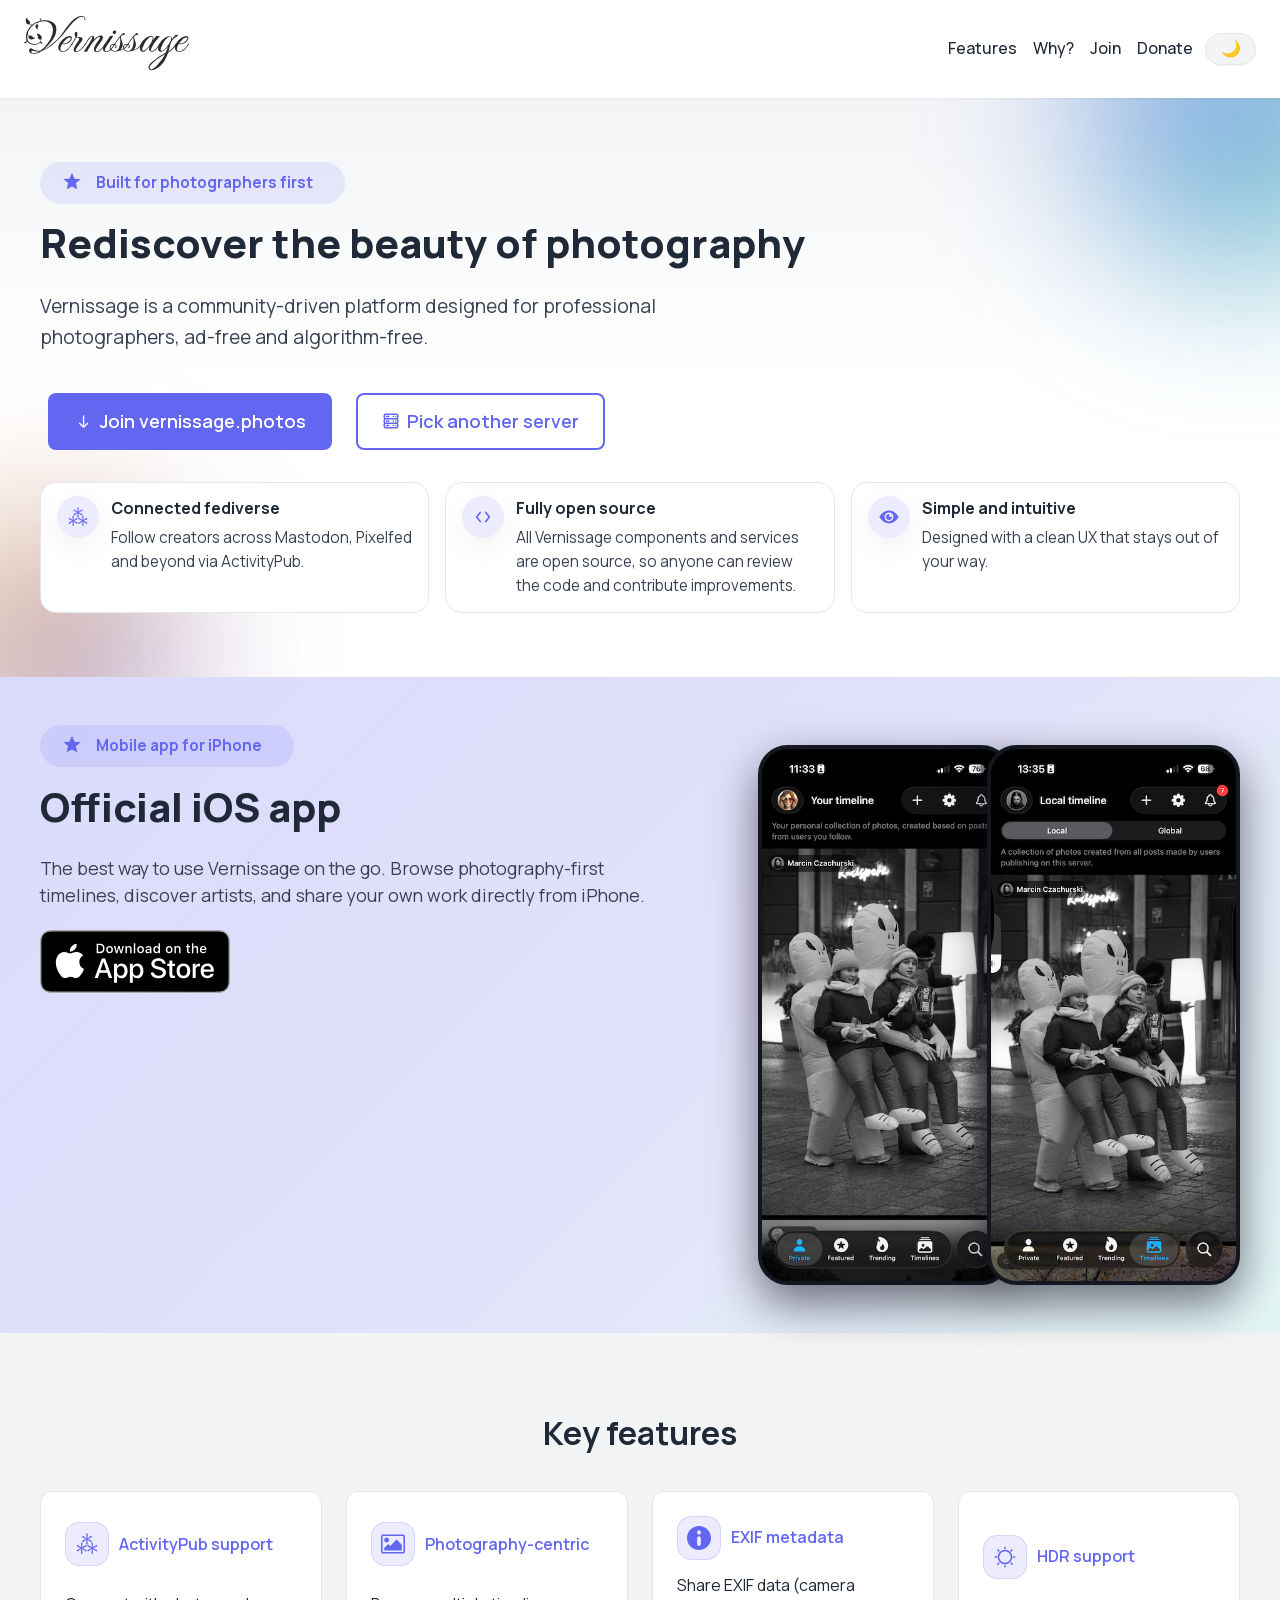
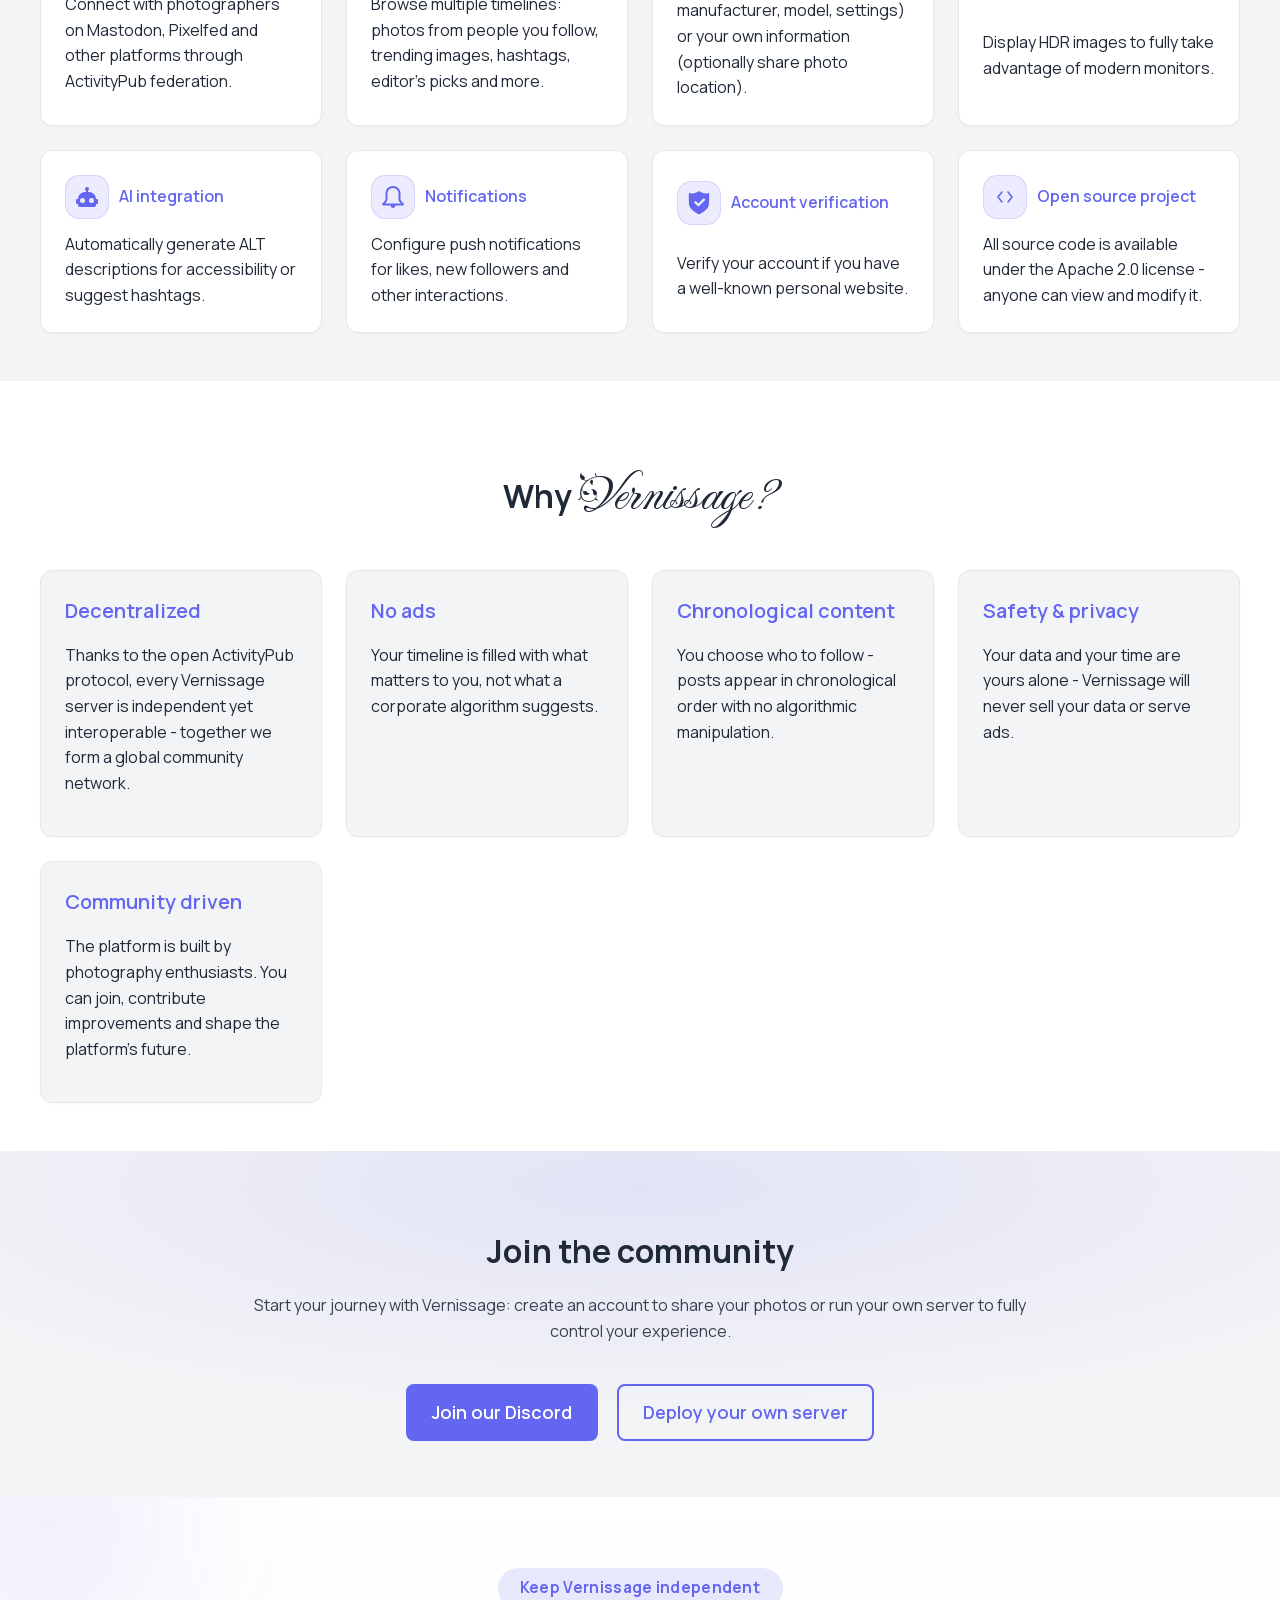
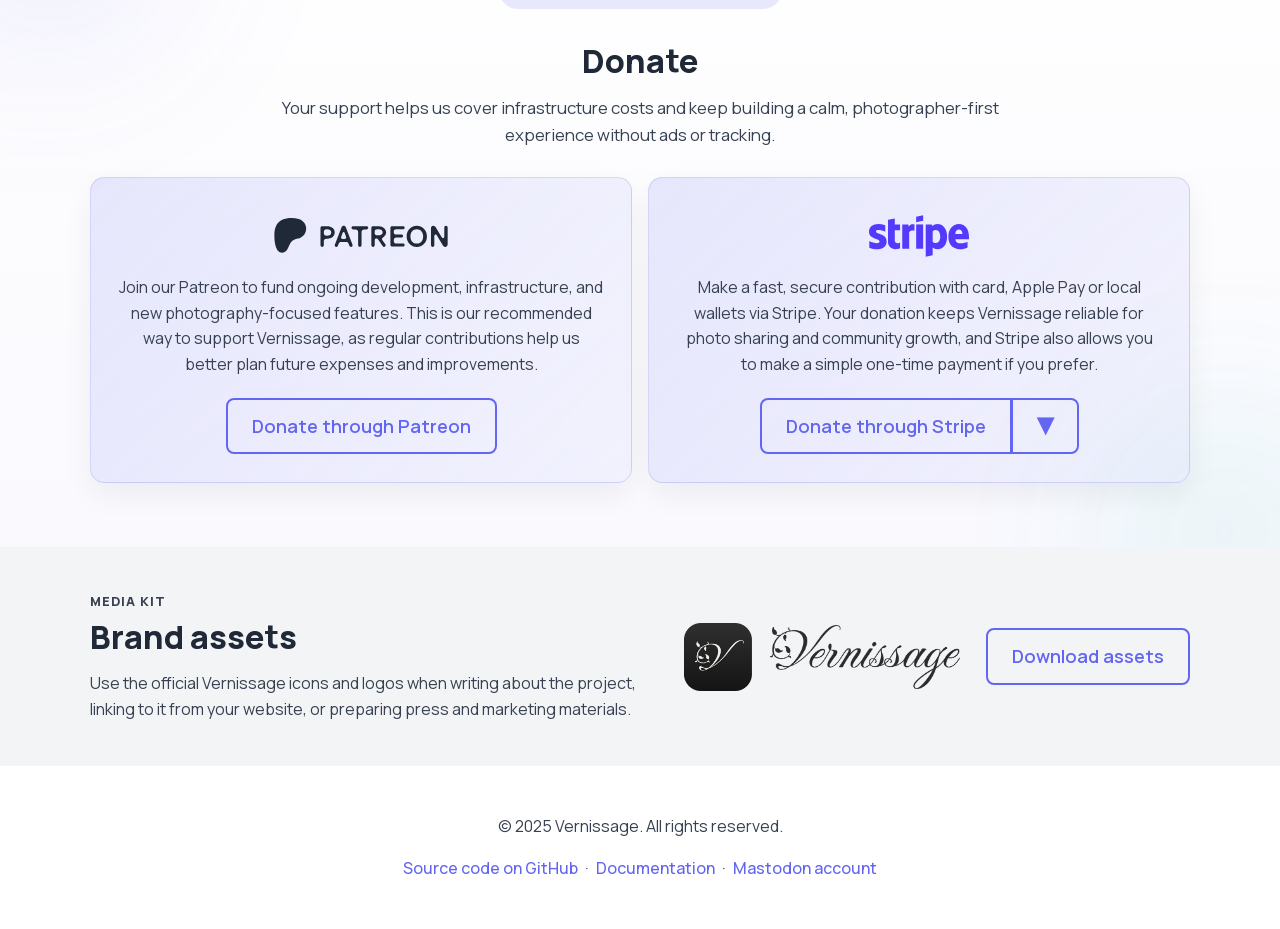
<file: index.html>
<!DOCTYPE html>
<html lang="en">
<head>
    <meta charset="UTF-8">
    <meta name="viewport" content="width=device-width, initial-scale=1.0">
    <title>Vernissage - Rediscover the beauty of photography</title>
    <link rel="stylesheet" href="style.css?v=gbirjkl4">
    <script defer src="script.js?v=gbirjkl4"></script>
    <link href="https://mastodon.social/@vernissage" rel="me">
    <meta property="og:type" content="website">
    <meta property="og:title" content="Vernissage - Rediscover the beauty of photography">
    <meta property="og:description" content="Vernissage is a photography-first social platform for sharing your work in high quality, discovering new artists, and building a thoughtful visual community.">
    <meta property="description" content="Vernissage is a photography-first social platform for sharing your work in high quality, discovering new artists, and building a thoughtful visual community.">
    <meta property="og:logo" content="https://joinvernissage.org/images/icon-192x192.png">
    <meta property="og:image" content="https://joinvernissage.org/images/vernissage_image.png">
    <meta property="og:image:width" content="1024">
    <meta property="og:image:height" content="1024">
    <meta property="og:url" content="https://joinvernissage.org/" />
    <meta property="twitter:card" content="summary_large_image">
</head>
<body>
    <header class="site-header">
        <nav class="navbar">
            <div class="logo">
                <a href="index.html">
                    <img id="site-logo" src="logo-light.svg" data-light="logo-light.svg" data-dark="logo-dark.svg" alt="Vernissage logo">
                </a>
            </div>
            <div class="nav-actions">
                <ul class="nav-links">
                    <li><a href="#features">Features</a></li>
                    <li><a href="#why">Why?</a></li>
                    <li><a href="#join">Join</a></li>
                    <li><a href="#donate">Donate</a></li>
                </ul>
                <button id="theme-toggle" class="theme-toggle" aria-label="Toggle color mode">
                    <span class="theme-toggle-icon" aria-hidden="true">🌙</span>
                </button>
            </div>
        </nav>
    </header>
    <main>
        <section class="hero">
            <div class="hero-inner">
                <div class="hero-copy">
                    <div class="eyebrow">
                        <span class="small" aria-hidden="true">
                            <svg viewBox="0 0 24 24" role="presentation">
                                <path d="M12 3.5 13.9 8l4.6.35-3.6 3 1.1 4.55L12 13.9l-3.95 1.95L9.1 11.3l-3.6-3L10.1 8 12 3.5Z" fill="currentColor"></path>
                            </svg>
                        </span>
                        Built for photographers first
                    </div>
                    <h1>Rediscover the beauty of photography</h1>
                    <p class="subtitle">
                        Vernissage is a community-driven platform designed for professional photographers, ad-free and algorithm-free.</p>
                    <div class="hero-actions">
                        <a href="https://vernissage.photos/register" target="_blank" class="btn large primary">
                            <span class="btn-icon" aria-hidden="true">
                                <svg viewBox="0 0 24 24" role="presentation">
                                    <path d="M12 5v14m0 0 5-5m-5 5-5-5" fill="none" stroke="currentColor" stroke-width="1.6" stroke-linecap="round" stroke-linejoin="round"></path>
                                </svg>
                            </span>
                            Join vernissage.photos
                        </a>
                        <a href="servers.html" class="btn large secondary">
                            <span class="btn-icon" aria-hidden="true">
                                <svg style="width: 1em; height: 1em;vertical-align: middle;fill: currentColor;overflow: hidden;" viewBox="0 0 1024 1024" version="1.1" xmlns="http://www.w3.org/2000/svg">
                                    <path d="M640 725.333333a42.666667 42.666667 0 1 0 42.666667 42.666667 42.666667 42.666667 0 0 0-42.666667-42.666667z m-256 0H256a42.666667 42.666667 0 0 0 0 85.333334h128a42.666667 42.666667 0 0 0 0-85.333334z m384 0a42.666667 42.666667 0 1 0 42.666667 42.666667 42.666667 42.666667 0 0 0-42.666667-42.666667z m-128-256a42.666667 42.666667 0 1 0 42.666667 42.666667 42.666667 42.666667 0 0 0-42.666667-42.666667z m-256 0H256a42.666667 42.666667 0 0 0 0 85.333334h128a42.666667 42.666667 0 0 0 0-85.333334z m384-256a42.666667 42.666667 0 1 0 42.666667 42.666667 42.666667 42.666667 0 0 0-42.666667-42.666667z m0 256a42.666667 42.666667 0 1 0 42.666667 42.666667 42.666667 42.666667 0 0 0-42.666667-42.666667z m170.666667-256a128 128 0 0 0-128-128H213.333333a128 128 0 0 0-128 128v85.333334a128 128 0 0 0 33.28 85.333333A128 128 0 0 0 85.333333 469.333333v85.333334a128 128 0 0 0 33.28 85.333333A128 128 0 0 0 85.333333 725.333333v85.333334a128 128 0 0 0 128 128h597.333334a128 128 0 0 0 128-128v-85.333334a128 128 0 0 0-33.28-85.333333 128 128 0 0 0 33.28-85.333333v-85.333334a128 128 0 0 0-33.28-85.333333A128 128 0 0 0 938.666667 298.666667z m-85.333334 597.333334a42.666667 42.666667 0 0 1-42.666666 42.666666H213.333333a42.666667 42.666667 0 0 1-42.666666-42.666666v-85.333334a42.666667 42.666667 0 0 1 42.666666-42.666666h597.333334a42.666667 42.666667 0 0 1 42.666666 42.666666z m0-256a42.666667 42.666667 0 0 1-42.666666 42.666666H213.333333a42.666667 42.666667 0 0 1-42.666666-42.666666v-85.333334a42.666667 42.666667 0 0 1 42.666666-42.666666h597.333334a42.666667 42.666667 0 0 1 42.666666 42.666666z m0-256a42.666667 42.666667 0 0 1-42.666666 42.666666H213.333333a42.666667 42.666667 0 0 1-42.666666-42.666666V213.333333a42.666667 42.666667 0 0 1 42.666666-42.666666h597.333334a42.666667 42.666667 0 0 1 42.666666 42.666666z m-213.333333-85.333334a42.666667 42.666667 0 1 0 42.666667 42.666667 42.666667 42.666667 0 0 0-42.666667-42.666667zM384 213.333333H256a42.666667 42.666667 0 0 0 0 85.333334h128a42.666667 42.666667 0 0 0 0-85.333334z"  />
                                </svg>
                            </span>
                            Pick another server
                        </a>
                    </div>
                    <div class="hero-highlights">
                        <div class="highlight">
                            <span class="icon-circle" aria-hidden="true">
                                <svg width="25.400002mm" height="25.39999mm" viewBox="0 0 25.400003 25.39999" version="1.1" id="svg1" xml:space="preserve" xmlns="http://www.w3.org/2000/svg" xmlns:svg="http://www.w3.org/2000/svg">
                                    <defs id="defs1" />
                                    <g fill="currentColor" id="layer1" transform="translate(-184.60577,-131.23333)"><g id="g79" transform="matrix(0.61537888,0,0,0.61537888,490.03082,20.980246)" style="stroke-width:1.62501">
                                        <path id="path112" style="-inkscape-font-specification:'Fungal @grow=542,TCHK=321';stroke-linecap:square;stroke-linejoin:round"
                                            d="m -476.94308,181.83669 v 1.05893 l 0.43499,6.90526 -5.7632,-3.82926 -0.91617,-0.52904 -1.26046,2.18251 0.91616,0.52904 6.1982,3.07601 -6.1982,3.07684 -0.91616,0.52904 1.26046,2.18251 0.91617,-0.52904 5.7632,-3.82926 -0.43499,6.9061 v 1.05809 h 2.52093 v -1.05809 l -0.43499,-6.9061 5.7632,3.82926 0.91617,0.52904 1.26046,-2.18251 -0.917,-0.52904 -6.1982,-3.07684 6.1982,-3.07601 0.917,-0.52904 -1.26046,-2.18251 -0.91617,0.52904 -5.7632,3.82926 0.43499,-6.90526 v -1.05893 z m -9.10625,15.77387 v 1.05808 l 0.43499,6.9061 -5.76404,-3.82926 -0.91617,-0.52988 -1.26046,2.18335 0.91701,0.52904 6.19819,3.07601 -6.19819,3.07684 -0.91701,0.52904 1.26046,2.18251 0.91617,-0.52904 5.76404,-3.82926 -0.43499,6.90526 v 1.05893 h 2.52009 v -1.05893 l -0.43499,-6.9061 5.76321,3.8301 0.917,0.52904 1.25963,-2.18251 -0.91617,-0.52904 -6.19819,-3.076 6.19819,-3.07685 0.91617,-0.52904 -1.25963,-2.18335 -0.917,0.52988 -5.76321,3.82926 0.43499,-6.9061 v -1.05808 z m 18.21334,0 v 1.05808 l 0.43499,6.9061 -5.7632,-3.82926 -0.91701,-0.52988 -1.25963,2.18335 0.91617,0.52904 6.19819,3.07601 -6.19819,3.07684 -0.91617,0.52904 1.25963,2.18251 0.91701,-0.52904 5.7632,-3.82926 -0.43499,6.90526 v 1.05893 h 2.52009 v -1.05893 l -0.43499,-6.9061 5.7632,3.8301 0.91701,0.52904 1.26046,-2.18251 -0.91701,-0.52904 -6.19819,-3.076 6.19819,-3.07685 0.91701,-0.52904 -1.26046,-2.18335 -0.91701,0.52988 -5.7632,3.82926 0.43499,-6.9061 v -1.05808 z" />
                                        </g>
                                    </g>
                                </svg>
                            </span>
                            <div>
                                <p class="highlight-title">Connected fediverse</p>
                                <p class="highlight-desc">Follow creators across Mastodon, Pixelfed and beyond via ActivityPub.</p>
                            </div>
                        </div>
                        <div class="highlight">
                            <span class="icon-circle" aria-hidden="true">
                                <svg viewBox="0 0 24 24" role="presentation">
                                    <path d="M9 7 5 12l4 5m6-10 4 5-4 5" fill="none" stroke="currentColor" stroke-width="1.8" stroke-linecap="round" stroke-linejoin="round"></path>
                                </svg>
                            </span>
                            <div>
                                <p class="highlight-title">Fully open source</p>
                                <p class="highlight-desc">All Vernissage components and services are open source, so anyone can review the code and contribute improvements.</p>
                            </div>
                        </div>
                        <div class="highlight">
                            <span class="icon-circle" aria-hidden="true">
                                <svg style="vertical-align: middle;fill: currentColor;overflow: hidden;" viewBox="0 0 1024 1024" version="1.1" xmlns="http://www.w3.org/2000/svg">
                                    <path d="M651.669528 512c0-14.5903-2.084475-28.290323-6.251378-41.395806-11.019984 24.423249-35.143405 41.395806-63.733557 41.395806l-7.440459-0.593518-5.957689 0.593518c-30.973432 0-56.285934-25.607214-56.285934-56.882522l0.297782-5.952572-0.297782-7.447623c0-28.290323 16.97665-52.709479 41.097-63.727417-13.104459-4.172019-26.802436-6.252401-41.097-6.252401-77.132728 0-139.67311 62.834071-139.67311 140.263557 0 77.428464 62.540382 139.971915 139.67311 139.971915S651.669528 589.428464 651.669528 512L651.669528 512zM958.70846 512c0 0-153.36904-297.80564-448.198905-297.80564-293.63669 0-445.219037 297.80564-445.219037 297.80564s164.385954 297.804616 447.306582 297.804616C805.038568 809.80564 958.70846 512 958.70846 512L958.70846 512zM304.725748 512c0-114.954125 92.619444-208.164017 207.27374-208.164017 114.657366 0 207.27067 93.209892 207.27067 208.164017 0 114.953102-92.613304 208.167087-207.27067 208.167087C397.345192 720.167087 304.725748 626.953102 304.725748 512L304.725748 512zM304.725748 512" />
                                </svg>
                            </span>
                            <div>
                                <p class="highlight-title">Simple and intuitive</p>
                                <p class="highlight-desc">Designed with a clean UX that stays out of your way.</p>
                            </div>
                        </div>
                    </div>
                </div>
            </div>
        </section>
        <section class="mobile-apps" aria-labelledby="mobile-apps-title">
            <div class="mobile-apps-inner">
                <div class="mobile-apps-top">
                    <div class="mobile-apps-top-inner">
                        <div class="mobile-apps-copy">
                            <div class="eyebrow mobile-apps-kicker">
                                <span class="small" aria-hidden="true">
                                    <svg viewBox="0 0 24 24" role="presentation">
                                        <path d="M12 3.5 13.9 8l4.6.35-3.6 3 1.1 4.55L12 13.9l-3.95 1.95L9.1 11.3l-3.6-3L10.1 8 12 3.5Z" fill="currentColor"></path>
                                    </svg>
                                </span>
                                Mobile app for iPhone
                            </div>
                            <h2 id="mobile-apps-title">Official iOS app</h2>
                            <p class="mobile-apps-desc">The best way to use Vernissage on the go. Browse photography-first timelines, discover artists, and share your own work directly from iPhone.</p>
                            <a class="appstore-link" href="https://apps.apple.com/us/app/vernissage-photos/id6759335335" target="_blank" rel="noopener noreferrer">
                                <img id="appstore-badge" src="images/appstore-black.svg" data-light="images/appstore-black.svg" data-dark="images/appstore-white.svg" alt="Download on the App Store">
                            </a>
                        </div>
                        <div class="mobile-apps-visual" aria-hidden="true">
                            <figure class="mobile-shot back">
                                <img id="mobile-app-shot-1" src="images/ios-01.png" alt="Vernissage iOS app screenshot">
                            </figure>
                            <figure class="mobile-shot front">
                                <img id="mobile-app-shot-2" src="images/ios-02.png" alt="Vernissage iOS app screenshot">
                            </figure>
                        </div>
                    </div>
                </div>
            </div>
        </section>
        <section id="features" class="features">
            <h2>Key features</h2>
            <div class="feature-grid">
                <div class="feature">
                    <div class="feature-icon" aria-hidden="true">
                        <svg width="25.400002mm" height="25.39999mm" viewBox="0 0 25.400003 25.39999" version="1.1" id="svg1" xml:space="preserve" xmlns="http://www.w3.org/2000/svg" xmlns:svg="http://www.w3.org/2000/svg">
                            <defs id="defs1" />
                            <g fill="currentColor" id="layer1" transform="translate(-184.60577,-131.23333)"><g id="g79" transform="matrix(0.61537888,0,0,0.61537888,490.03082,20.980246)" style="stroke-width:1.62501">
                                <path id="path112" style="-inkscape-font-specification:'Fungal @grow=542,TCHK=321';stroke-linecap:square;stroke-linejoin:round"
                                    d="m -476.94308,181.83669 v 1.05893 l 0.43499,6.90526 -5.7632,-3.82926 -0.91617,-0.52904 -1.26046,2.18251 0.91616,0.52904 6.1982,3.07601 -6.1982,3.07684 -0.91616,0.52904 1.26046,2.18251 0.91617,-0.52904 5.7632,-3.82926 -0.43499,6.9061 v 1.05809 h 2.52093 v -1.05809 l -0.43499,-6.9061 5.7632,3.82926 0.91617,0.52904 1.26046,-2.18251 -0.917,-0.52904 -6.1982,-3.07684 6.1982,-3.07601 0.917,-0.52904 -1.26046,-2.18251 -0.91617,0.52904 -5.7632,3.82926 0.43499,-6.90526 v -1.05893 z m -9.10625,15.77387 v 1.05808 l 0.43499,6.9061 -5.76404,-3.82926 -0.91617,-0.52988 -1.26046,2.18335 0.91701,0.52904 6.19819,3.07601 -6.19819,3.07684 -0.91701,0.52904 1.26046,2.18251 0.91617,-0.52904 5.76404,-3.82926 -0.43499,6.90526 v 1.05893 h 2.52009 v -1.05893 l -0.43499,-6.9061 5.76321,3.8301 0.917,0.52904 1.25963,-2.18251 -0.91617,-0.52904 -6.19819,-3.076 6.19819,-3.07685 0.91617,-0.52904 -1.25963,-2.18335 -0.917,0.52988 -5.76321,3.82926 0.43499,-6.9061 v -1.05808 z m 18.21334,0 v 1.05808 l 0.43499,6.9061 -5.7632,-3.82926 -0.91701,-0.52988 -1.25963,2.18335 0.91617,0.52904 6.19819,3.07601 -6.19819,3.07684 -0.91617,0.52904 1.25963,2.18251 0.91701,-0.52904 5.7632,-3.82926 -0.43499,6.90526 v 1.05893 h 2.52009 v -1.05893 l -0.43499,-6.9061 5.7632,3.8301 0.91701,0.52904 1.26046,-2.18251 -0.91701,-0.52904 -6.19819,-3.076 6.19819,-3.07685 0.91701,-0.52904 -1.26046,-2.18335 -0.91701,0.52988 -5.7632,3.82926 0.43499,-6.9061 v -1.05808 z" />
                                </g>
                            </g>
                        </svg>
                    </div>
                    <h3>ActivityPub support</h3>
                    <p>Connect with photographers on Mastodon, Pixelfed and other platforms through ActivityPub federation.</p>
                </div>
                <div class="feature">
                    <div class="feature-icon" aria-hidden="true">
                        <svg class="svg-icon" style="vertical-align: middle;fill: currentColor;overflow: hidden;" viewBox="0 0 1097 1024" version="1.1" xmlns="http://www.w3.org/2000/svg">
                            <path d="M365.714286 329.142857q0 45.714286-32 77.714286t-77.714286 32-77.714286-32-32-77.714286 32-77.714286 77.714286-32 77.714286 32 32 77.714286z m585.142857 219.428572v256H146.285714v-109.714286l182.857143-182.857143 91.428572 91.428571 292.571428-292.571428z m54.857143-402.285715H91.428571q-7.428571 0-12.857142 5.428572T73.142857 164.571429v694.857142q0 7.428571 5.428572 12.857143T91.428571 877.714286h914.285715q7.428571 0 12.857143-5.428572t5.428571-12.857143V164.571429q0-7.428571-5.428571-12.857143T1005.714286 146.285714z m91.428571 18.285715v694.857142q0 37.714286-26.857143 64.571429t-64.571428 26.857143H91.428571q-37.714286 0-64.571428-26.857143t-26.857143-64.571429V164.571429q0-37.714286 26.857143-64.571429t64.571428-26.857143h914.285715q37.714286 0 64.571428 26.857143t26.857143 64.571429z" />
                        </svg>
                    </div>
                    <h3>Photography-centric</h3>
                    <p>Browse multiple timelines: photos from people you follow, trending images, hashtags, editor's picks and more.</p>
                </div>
                <div class="feature">
                    <div class="feature-icon" aria-hidden="true">
                        <svg class="svg-icon" style="vertical-align: middle;fill: currentColor;overflow: hidden;" viewBox="0 0 1024 1024" version="1.1" xmlns="http://www.w3.org/2000/svg">
                            <path d="M512 1024c282.771 0 512-229.23 512-512s-229.23-512-512-512-512 229.23-512 512 229.23 512 512 512zM432 256c0-44.183 35.817-80 80-80s80 35.817 80 80v31.999c0 44.183-35.817 80-80 80s-80-35.817-80-80v-31.999zM431.999 512c0-44.183 35.817-80 80-80s80 35.817 80 80v256c0 44.183-35.817 80-80 80s-80-35.817-80-80v-256z" />
                        </svg>
                    </div>
                    <h3>EXIF metadata</h3>
                    <p>Share EXIF data (camera manufacturer, model, settings) or your own information (optionally share photo location).</p>
                </div>
                <div class="feature">
                    
                    <div class="feature-icon" aria-hidden="true">
                        <svg style="vertical-align: middle;fill: currentColor;overflow: hidden;" viewBox="0 0 1024 1024" version="1.1" xmlns="http://www.w3.org/2000/svg">
                            <path d="M512 824c-172.32 0-312-139.68-312-312S339.68 200 512 200s312 139.68 312 312-139.68 312-312 312z m0-64a248 248 0 1 0 0-496 248 248 0 0 0 0 496zM512 64a32 32 0 0 1 32 32v51.008a32 32 0 0 1-64 0V96a32 32 0 0 1 32-32z m0 784.992a32 32 0 0 1 32 32v51.008a32 32 0 0 1-64 0v-51.008a32 32 0 0 1 32-32z m325.952-11.04a32 32 0 0 1-45.248 0l-36.064-36.064a32 32 0 0 1 45.248-45.248l36.064 36.064a32 32 0 0 1 0 45.248zM269.952 272.96a32 32 0 0 1-45.248 0L188.64 236.896a31.968 31.968 0 1 1 45.248-45.248l36.064 36.064a32 32 0 0 1 0 45.248z m560.992-81.344a32 32 0 0 1 0 45.248L794.88 272.928a32 32 0 0 1-45.248-45.248l36.064-36.064a31.968 31.968 0 0 1 45.248 0zM267.36 756.64a32 32 0 0 1 0 45.248l-36.064 36.064a32 32 0 0 1-45.248-45.248l36.064-36.064a32 32 0 0 1 45.248 0zM960 512a32 32 0 0 1-32 32h-51.008a32 32 0 0 1 0-64H928a32 32 0 0 1 32 32zM179.008 512a32 32 0 0 1-32 32H96a32 32 0 0 1 0-64h51.008a32 32 0 0 1 32 32z" />
                        </svg>
                    </div>
                    <h3>HDR support</h3>
                    <p>Display HDR images to fully take advantage of modern monitors.</p>
                </div>
                <div class="feature">
                    <div class="feature-icon" aria-hidden="true">
                        <svg style="vertical-align: middle;fill: currentColor;overflow: hidden;" viewBox="0 0 1024 1024" version="1.1" xmlns="http://www.w3.org/2000/svg">
                            <path d="M512 85.333333a85.333333 85.333333 0 0 1 85.333333 85.333334c0 31.573333-17.066667 59.306667-42.666666 73.813333V298.666667h42.666666a298.666667 298.666667 0 0 1 298.666667 298.666666h42.666667a42.666667 42.666667 0 0 1 42.666666 42.666667v128a42.666667 42.666667 0 0 1-42.666666 42.666667h-42.666667v42.666666a85.333333 85.333333 0 0 1-85.333333 85.333334H213.333333a85.333333 85.333333 0 0 1-85.333333-85.333334v-42.666666H85.333333a42.666667 42.666667 0 0 1-42.666666-42.666667v-128a42.666667 42.666667 0 0 1 42.666666-42.666667h42.666667a298.666667 298.666667 0 0 1 298.666667-298.666666h42.666666V244.48c-25.6-14.506667-42.666667-42.24-42.666666-73.813333a85.333333 85.333333 0 0 1 85.333333-85.333334M320 554.666667A106.666667 106.666667 0 0 0 213.333333 661.333333 106.666667 106.666667 0 0 0 320 768a106.666667 106.666667 0 0 0 106.666667-106.666667A106.666667 106.666667 0 0 0 320 554.666667m384 0a106.666667 106.666667 0 0 0-106.666667 106.666666 106.666667 106.666667 0 0 0 106.666667 106.666667 106.666667 106.666667 0 0 0 106.666667-106.666667 106.666667 106.666667 0 0 0-106.666667-106.666666z" fill="" />
                        </svg>
                    </div>
                    <h3>AI integration</h3>
                    <p>Automatically generate ALT descriptions for accessibility or suggest hashtags.</p>
                </div>
                <div class="feature">
                    <div class="feature-icon" aria-hidden="true">
                        <svg style="vertical-align: middle;fill: currentColor;overflow: hidden;" viewBox="0 0 1024 1024" version="1.1" xmlns="http://www.w3.org/2000/svg">
                            <path d="M618.666667 874.666667a106.666667 106.666667 0 0 1-213.333334 0H85.333333c-36.650667 0-56.256-43.178667-32.106666-70.762667l107.136-122.453333C176.853333 662.613333 192 622.293333 192 597.269333V362.666667C192 185.941333 335.274667 42.666667 512 42.666667c176.725333 0 320 143.274667 320 320v234.602666c0 25.066667 15.146667 65.322667 31.637333 84.181334l107.136 122.453333C994.922667 831.488 975.317333 874.666667 938.666667 874.666667H618.666667z m180.757333-137.024C769.28 703.232 746.666667 643.008 746.666667 597.269333V362.666667c0-129.6-105.066667-234.666667-234.666667-234.666667s-234.666667 105.066667-234.666667 234.666667v234.602666c0 45.696-22.656 105.984-52.757333 140.373334L179.349333 789.333333h665.28l-45.226666-51.690666z" />
                        </svg>
                    </div>
                    <h3>Notifications</h3>
                    <p>Configure push notifications for likes, new followers and other interactions.</p>
                </div>
                <div class="feature">
                    <div class="feature-icon" aria-hidden="true">
                        <svg style="vertical-align: middle;fill: currentColor;overflow: hidden;" viewBox="0 0 1024 1024" version="1.1" xmlns="http://www.w3.org/2000/svg">
                            <path d="M941.184 71.36s-144.896 54.784-227.072 29.568C582.016 60.48 512.768 0 512.768 0S443.52 60.48 311.552 100.928c-82.176 25.216-226.944-29.568-226.944-29.568s-19.648 302.208 10.56 529.28c30.208 227.072 417.6 398.72 417.6 398.72s387.712-171.648 417.856-398.72c30.208-227.072 10.56-529.28 10.56-529.28zM483.904 672.64L411.968 600.64l0.32-0.32-114.56-114.432 71.616-71.68 114.56 114.496 230.848-230.912 71.936 71.936-302.784 302.848z" />
                        </svg>
                    </div>
                    <h3>Account verification</h3>
                    <p>Verify your account if you have a well-known personal website.</p>
                </div>
                <div class="feature">
                    <div class="feature-icon" aria-hidden="true">
                        <svg viewBox="0 0 24 24" role="presentation">
                            <path d="M9 7 5 12l4 5m6-10 4 5-4 5" fill="none" stroke="currentColor" stroke-width="1.6" stroke-linecap="round" stroke-linejoin="round"></path>
                        </svg>
                    </div>
                    <h3>Open source project</h3>
                    <p>All source code is available under the Apache 2.0 license - anyone can view and modify it.</p>
                </div>
            </div>
        </section>
        <section id="why" class="why">
            <h2>Why <span class="logo-font">Vernissage?</span></h2>
            <div class="why-grid">
                <div class="why-item">
                    <h3>Decentralized</h3>
                    <p>Thanks to the open ActivityPub protocol, every Vernissage server is independent yet interoperable - together we form a global community network.</p>
                </div>
                <div class="why-item">
                    <h3>No ads</h3>
                    <p>Your timeline is filled with what matters to you, not what a corporate algorithm suggests.</p>
                </div>
                <div class="why-item">
                    <h3>Chronological content</h3>
                    <p>You choose who to follow - posts appear in chronological order with no algorithmic manipulation.</p>
                </div>
                <div class="why-item">
                    <h3>Safety &amp; privacy</h3>
                    <p>Your data and your time are yours alone - Vernissage will never sell your data or serve ads.</p>
                </div>
                <div class="why-item">
                    <h3>Community driven</h3>
                    <p>The platform is built by photography enthusiasts. You can join, contribute improvements and shape the platform's future.</p>
                </div>
            </div>
        </section>
        <section id="join" class="join">
            <h2>Join the community</h2>
            <p>Start your journey with Vernissage: create an account to share your photos or run your own server to fully control your experience.</p>
            <div class="join-actions">
                <a href="https://discord.gg/QB4d96twHh" class="btn large primary">Join our Discord</a>
                <a href="https://docs.joinvernissage.org/documentation/vernissageserver/dockercontainers" class="btn large secondary" target="_blank">Deploy your own server</a>
            </div>
        </section>
        <section id="donate" class="donate">
            <div class="donate-inner">
                <div class="donate-header">
                    <p class="donate-kicker">Keep Vernissage independent</p>
                    <h2>Donate</h2>
                    <p class="donate-lede">Your support helps us cover infrastructure costs and keep building a calm, photographer-first experience without ads or tracking.</p>
                </div>
                <div class="donate-grid">
                    <div class="donate-card primary">
                        <div class="donate-card-head">
                            <div class="donate-card-title">
                                <div class="donate-icon patreon" aria-hidden="true">
                                    <svg style="fill: currentColor;" xmlns="http://www.w3.org/2000/svg" version="1.1" viewBox="0 0 749.3 227.1">
                                    <!-- Generator: Adobe Illustrator 29.3.1, SVG Export Plug-In . SVG Version: 2.1.0 Build 151)  -->
                                    <path d="M222.8,85.4c0-3.4,2.5-5.6,6.4-5.6h18.6c16.9,0,28.3,9.3,28.3,22.9s-11.3,23.3-28.3,23.3h-2.6c-6.5,0-9.8,3.4-9.8,8.8v15.2c0,4.3-2.5,7-6.3,7s-6.3-2.7-6.3-7v-64.6ZM235.4,104.7c0,6.8,3.5,10.1,10.1,10.1h1.6c9.3,0,16.1-3.8,16.1-12.1s-6.8-12.1-16.1-12.1h-1.6c-6.6,0-10.1,3.2-10.1,10.1v4.1ZM276.1,151.1c0,3.6,2.5,5.9,6.3,5.9s4.8-1.6,6.1-5l2.3-6.1c1.8-4.9,5.1-7.1,8.6-7.1h20.5c3.6,0,6.8,2.3,8.6,7.1l2.3,6.1c1.3,3.4,3.6,5,6.1,5,3.8,0,6.3-2.4,6.3-5.9s-.2-2.2-.6-3.4l-24.5-63.8c-1.5-3.9-5-5.8-8.3-5.8s-6.8,1.9-8.3,5.8l-24.5,63.8c-.4,1.2-.6,2.4-.6,3.4ZM300,122.1c0-1.2.3-2.3.9-3.9l4.6-12.9c.9-2.5,2.4-3.7,4.1-3.7s3.2,1.2,4.1,3.7l4.6,12.9c.5,1.6.9,2.7.9,3.9,0,3.2-1.8,5.5-6.7,5.5h-5.8c-4.9,0-6.7-2.3-6.7-5.5ZM339,85.6c0-3.5,2.5-5.8,6.5-5.8h49.7c4,0,6.5,2.4,6.5,5.8s-2.5,5.8-6.5,5.8h-8.3c-6.6,0-10.2,3.4-10.2,11v47.4c0,4.4-2.5,7.1-6.4,7.1s-6.4-2.7-6.4-7.1v-47.4c0-7.7-3.6-11-10.2-11h-8.3c-4,0-6.5-2.4-6.5-5.8ZM413.4,150c0,4.3,2.5,7,6.3,7s6.3-2.7,6.3-7v-17.2c0-4.9,2.8-6.9,6.3-6.9h.9c2.3,0,4.5,1.4,5.9,3.5l16.4,24.1c1.5,2.3,3.5,3.6,5.9,3.6s5.8-2.7,5.8-5.9-.4-2.7-1.4-4.1l-10.9-15.3c-1.3-1.8-1.8-3.4-1.8-4.6,0-2.7,2.4-4.6,5.2-6.7,5.1-3.8,10.6-8.8,10.6-18.3s-10.4-22.3-27.5-22.3h-21.7c-3.9,0-6.3,2.3-6.3,5.6v64.6ZM425.9,103.7v-3.2c0-7,3.7-9.9,9.3-9.9h5.4c9.3,0,15.2,3.5,15.2,11.5s-6.3,11.7-15.6,11.7h-5.1c-5.6,0-9.3-2.9-9.3-9.9ZM484.8,149.8v-64.4c0-3.4,2.4-5.6,6.3-5.6h40.9c3.9,0,6.3,2.3,6.3,5.6s-2.4,5.6-6.3,5.6h-25.8c-5.1,0-8.8,3-8.8,8.8v2.4c0,5.7,3.7,8.8,8.8,8.8h20c3.9,0,6.3,2.3,6.3,5.6s-2.4,5.6-6.3,5.6h-19.2c-5.1,0-9.5,3.1-9.5,9.5v3c0,6.4,4.4,9.5,9.5,9.5h25.1c3.9,0,6.3,2.3,6.3,5.6s-2.4,5.6-6.3,5.6h-40.9c-3.9,0-6.3-2.3-6.3-5.6ZM545.7,117.6c0-23.3,17.5-39.4,38-39.4s38,16.1,38,39.4-17.5,39.4-38,39.4-38-16.1-38-39.4ZM559.9,117.6c0,16.4,9.7,26.9,23.8,26.9s23.8-10.5,23.8-26.9-9.7-26.9-23.8-26.9-23.8,10.4-23.8,26.9ZM636.8,150c0,4.3,2.5,7,6.3,7s6.3-2.7,6.3-7v-33.1c0-4,2.4-5.9,4.9-5.9s3.6,1.1,4.8,3l20.8,34.7c2.8,4.8,5.4,8.3,10.7,8.3s8.8-3.7,8.8-9.6v-62.2c0-4.3-2.5-7-6.3-7s-6.3,2.7-6.3,7v33.1c0,4-2.4,5.9-4.9,5.9s-3.6-1.1-4.8-3l-20.8-34.7c-2.8-4.8-5.4-8.3-10.7-8.3s-8.8,3.7-8.8,9.6v62.2Z"/>
                                    <path d="M169.2,87.5c0-16.7-13-30.3-28.2-35.2-18.9-6.1-43.8-5.2-61.9,3.3-21.9,10.3-28.7,32.9-29,55.5-.2,18.5,1.6,67.4,29.2,67.7,20.5.3,23.5-26.1,33-38.8,6.7-9,15.4-11.6,26.1-14.2,18.4-4.5,30.9-19,30.8-38.2Z"/>
                                    </svg>
                                </div>
                            </div>
                            <p>Join our Patreon to fund ongoing development, infrastructure, and new photography-focused features. This is our recommended way to support Vernissage, as regular contributions help us better plan future expenses and improvements.</p>
                        </div>
                        <div>
                            <a class="btn large secondary" href="https://patreon.com/Vernissage" target="_blank" rel="noopener">Donate through Patreon</a>
                        </div>
                    </div>
                    <div class="donate-card primary">
                        <div class="donate-card-head">
                            <div class="donate-card-title">
                                <div class="donate-icon stripe" aria-hidden="true">
                                    <svg width="360" height="150" viewBox="0 0 360 150" fill="none" xmlns="http://www.w3.org/2000/svg">
                                        <path fill-rule="evenodd" clip-rule="evenodd" d="M360 77.4001C360 51.8001 347.6 31.6001 323.9 31.6001C300.1 31.6001 285.7 51.8001 285.7 77.2001C285.7 107.3 302.7 122.5 327.1 122.5C339 122.5 348 119.8 354.8 116V96.0001C348 99.4001 340.2 101.5 330.3 101.5C320.6 101.5 312 98.1001 310.9 86.3001H359.8C359.8 85.0001 360 79.8001 360 77.4001ZM310.6 67.9001C310.6 56.6001 317.5 51.9001 323.8 51.9001C329.9 51.9001 336.4 56.6001 336.4 67.9001H310.6Z" fill="#533AFD"/>
                                        <path fill-rule="evenodd" clip-rule="evenodd" d="M247.1 31.6001C237.3 31.6001 231 36.2001 227.5 39.4001L226.2 33.2001H204.2V149.8L229.2 144.5L229.3 116.2C232.9 118.8 238.2 122.5 247 122.5C264.9 122.5 281.2 108.1 281.2 76.4001C281.1 47.4001 264.6 31.6001 247.1 31.6001ZM241.1 100.5C235.2 100.5 231.7 98.4001 229.3 95.8001L229.2 58.7001C231.8 55.8001 235.4 53.8001 241.1 53.8001C250.2 53.8001 256.5 64.0001 256.5 77.1001C256.5 90.5001 250.3 100.5 241.1 100.5Z" fill="#533AFD"/>
                                        <path fill-rule="evenodd" clip-rule="evenodd" d="M169.8 25.7L194.9 20.3V0L169.8 5.3V25.7Z" fill="#533AFD"/>
                                        <path d="M194.9 33.3H169.8V120.8H194.9V33.3Z" fill="#533AFD"/>
                                        <path fill-rule="evenodd" clip-rule="evenodd" d="M142.9 40.7L141.3 33.3H119.7V120.8H144.7V61.5C150.6 53.8 160.6 55.2 163.7 56.3V33.3C160.5 32.1 148.8 29.9 142.9 40.7Z" fill="#533AFD"/>
                                        <path fill-rule="evenodd" clip-rule="evenodd" d="M92.8999 11.6001L68.4999 16.8001L68.3999 96.9001C68.3999 111.7 79.4999 122.6 94.2999 122.6C102.5 122.6 108.5 121.1 111.8 119.3V99.0001C108.6 100.3 92.7999 104.9 92.7999 90.1001V54.6001H111.8V33.3001H92.7999L92.8999 11.6001Z" fill="#533AFD"/>
                                        <path fill-rule="evenodd" clip-rule="evenodd" d="M25.3 58.7001C25.3 54.8001 28.5 53.3001 33.8 53.3001C41.4 53.3001 51 55.6001 58.6 59.7001V36.2001C50.3 32.9001 42.1 31.6001 33.8 31.6001C13.5 31.6001 0 42.2001 0 59.9001C0 87.5001 38 83.1001 38 95.0001C38 99.6001 34 101.1 28.4 101.1C20.1 101.1 9.5 97.7001 1.1 93.1001V116.9C10.4 120.9 19.8 122.6 28.4 122.6C49.2 122.6 63.5 112.3 63.5 94.4001C63.4 64.6001 25.3 69.9001 25.3 58.7001Z" fill="#533AFD"/>
                                    </svg>
                                </div>
                            </div>
                            <p>Make a fast, secure contribution with card, Apple Pay or local wallets via Stripe. Your donation keeps Vernissage reliable for photo sharing and community growth, and Stripe also allows you to make a simple one-time payment if you prefer.</p>
                        </div>
                        <div>
                            <div class="btn-dropdown" data-dropdown>
                                <a class="btn large secondary dropdown-main" href="https://donate.stripe.com/dRmeVeaXZ1vbeHU4OB6EU00" target="_blank" rel="noopener">Donate through Stripe</a>
                                <button class="btn large secondary dropdown-toggle" type="button" aria-label="Show monthly Stripe options" aria-expanded="false" data-dropdown-toggle>
                                    <span class="chevron" aria-hidden="true">▾</span>
                                </button>
                                <div class="dropdown-menu" role="menu" data-dropdown-menu>
                                    <a class="dropdown-item" href="https://donate.stripe.com/7sY14o1np7Tz43g1Cp6EU02" target="_blank" rel="noopener" role="menuitem">Donate monthly $3</a>
                                    <a class="dropdown-item" href="https://donate.stripe.com/14A6oI2rt0r78jwftf6EU01" target="_blank" rel="noopener" role="menuitem">Donate monthly $5</a>
                                    <a class="dropdown-item" href="https://donate.stripe.com/9B68wQc237Tz8jw94R6EU03" target="_blank" rel="noopener" role="menuitem">Donate monthly $10</a>
                                </div>
                            </div>
                        </div>
                    </div>
                </div>
            </div>
        </section>
        <section class="brand-assets" aria-labelledby="brand-assets-title">
            <div class="brand-assets-inner">
                <div class="brand-assets-copy">
                    <p class="brand-assets-kicker">Media kit</p>
                    <h2 id="brand-assets-title">Brand assets</h2>
                    <p>Use the official Vernissage icons and logos when writing about the project, linking to it from your website, or preparing press and marketing materials.</p>
                </div>
                <div class="brand-assets-preview" aria-label="Vernissage brand assets preview">
                    <img id="brand-assets-icon" class="brand-assets-icon" src="assets/icon-dark-rounded.png" data-light="assets/icon-dark-rounded.png" data-dark="assets/icon-light-rounded.png" alt="Vernissage app icon">
                    <img id="brand-assets-logo" class="brand-assets-logo" src="assets/logo-dark.png" data-light="assets/logo-dark.png" data-dark="assets/logo-light.png" alt="Vernissage wordmark">
                </div>
                <a class="btn large secondary brand-assets-download" href="assets/Assets.zip" download>Download assets</a>
            </div>
        </section>
    </main>
    <footer class="site-footer">
        <div class="footer-content">
            <p>© 2025 Vernissage. All rights reserved.</p>
            <p class="links">
                <a href="https://github.com/VernissageApp/" target="_blank">Source code on GitHub</a> ·
                <a href="https://docs.joinvernissage.org/" target="_blank">Documentation</a> ·
                <a href="https://mastodon.social/@vernissage" target="_blank">Mastodon account</a>
            </p>
        </div>
    </footer>
</body>
</html>
</file>
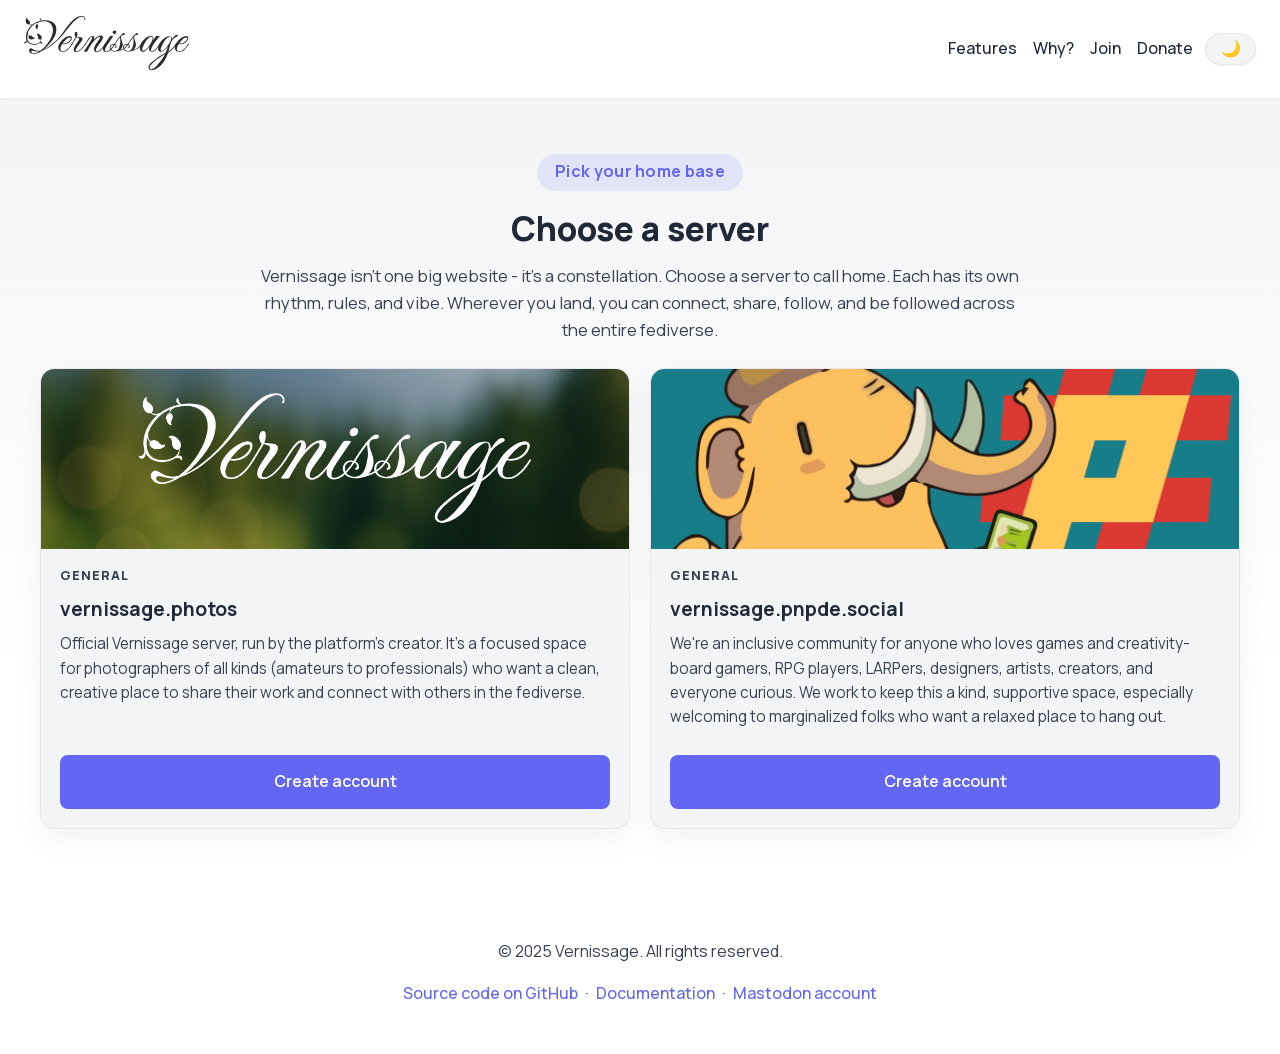
<file: servers.html>
<!DOCTYPE html>
<html lang="en">
<head>
    <meta charset="UTF-8">
    <meta name="viewport" content="width=device-width, initial-scale=1.0">
    <title>Vernissage - Rediscover the beauty of photography</title>
    <link rel="stylesheet" href="style.css?v=gbemmp4i">
    <script defer src="script.js?v=gbbn3orh"></script>
    <link href="https://mastodon.social/@vernissage" rel="me">
    <meta property="og:type" content="website">
    <meta property="og:title" content="Vernissage - Servers">
    <meta property="og:description" content="Discover where to sign up for Vernissage, the decentralized social network.">
    <meta property="description" content="Discover where to sign up for Vernissage, the decentralized social network.">
    <meta property="og:logo" content="https://joinvernissage.org/images/icon-192x192.png">
    <meta property="og:image" content="https://joinvernissage.org/images/vernissage_image.png">
    <meta property="og:image:width" content="1024">
    <meta property="og:image:height" content="1024">
    <meta property="og:url" content="https://joinvernissage.org/servers.html" />
    <meta property="twitter:card" content="summary_large_image">
</head>
<body>
    <header class="site-header">
        <nav class="navbar">
            <div class="logo">
                <a href="index.html">
                    <img id="site-logo" src="logo-light.svg" data-light="logo-light.svg" data-dark="logo-dark.svg" alt="Vernissage logo">
                </a>
            </div>
            <div class="nav-actions">
                <ul class="nav-links">
                    <li><a href="index.html#features">Features</a></li>
                    <li><a href="index.html#why">Why?</a></li>
                    <li><a href="index.html#join">Join</a></li>
                    <li><a href="index.html#donate">Donate</a></li>
                </ul>
                <button id="theme-toggle" class="theme-toggle" aria-label="Toggle color mode">
                    <span class="theme-toggle-icon" aria-hidden="true">🌙</span>
                </button>
            </div>
        </nav>
    </header>
    <main>
        <section class="servers">
            <div class="servers-inner">
                <div class="servers-header">
                    <p class="servers-kicker">Pick your home base</p>
                    <h1>Choose a server</h1>
                    <p class="servers-lede">Vernissage isn't one big website - it's a constellation. Choose a server to call home. Each has its own rhythm, rules, and vibe. Wherever you land, you can connect, share, follow, and be followed across the entire fediverse.</p>
                </div>
                <div id="servers-grid" class="servers-grid" aria-live="polite"></div>
            </div>
        </section>
    </main>
    <footer class="site-footer">
        <div class="footer-content">
            <p>© 2025 Vernissage. All rights reserved.</p>
            <p class="links">
                <a href="https://github.com/VernissageApp/" target="_blank">Source code on GitHub</a> ·
                <a href="https://docs.joinvernissage.org/" target="_blank">Documentation</a> ·
                <a href="https://mastodon.social/@vernissage" target="_blank">Mastodon account</a>
            </p>
        </div>
    </footer>
</body>
</html>
</file>
<file: style.css>
@font-face {
    font-family: 'Manrope';
    src: url('fonts/manrope-variable.woff2') format('woff');
    font-weight: 100 800;
    font-style: normal;
    font-display: swap;
}

@font-face {
    font-family: 'FleurDeLeah';
    src: url('fonts/fleur-de-leah.woff2') format('woff');
    font-weight: 100 800;
    font-style: normal;
    font-display: swap;
}

:root {
    --bg-color: #ffffff;
    --text-color: #1f2937;
    --primary-color: #6366f1; /* indigo */
    --primary-hover: #4f46e5;
    --secondary-color: #f3f4f6; /* light grey */
    --secondary-text: #374151;
    --border-color: #e5e7eb;
    --accent-amber: #f59e0b;
    --accent-teal: #14b8a6;
}

/* Dark theme overrides when body has .dark class */
body.dark {
    --bg-color: #0e1420;
    --text-color: #f3f4f6;
    --primary-color: #6366f1;
    --primary-hover: #4f46e5;
    --secondary-color: #1f2937;
    --secondary-text: #d1d5db;
    --border-color: #374151;
}

body {
    margin: 0;
    font-family: 'Manrope', 'Inter', 'Helvetica Neue', Arial, sans-serif;
    line-height: 1.6;
    background-color: var(--bg-color);
    color: var(--text-color);
}

/* Navigation bar */
.navbar {
    display: flex;
    align-items: center;
    justify-content: space-between;
    padding: 1rem 1.5rem;
    background-color: var(--bg-color);
    box-shadow: 0 1px 2px rgba(0, 0, 0, 0.05);
    position: sticky;
    top: 0;
    z-index: 10;
}

.logo {
    font-size: 1.5rem;
    font-weight: 700;
    display: flex;
    align-items: center;
}

#site-logo {
    width: 165px;
}

.logo .badge {
    background-color: var(--primary-color);
    color: #fff;
    padding: 0.1rem 0.5rem;
    margin-left: 0.5rem;
    border-radius: 0.5rem;
    font-size: 0.75rem;
    font-weight: 600;
}

.logo-font {
    font-family: 'FleurDeLeah', 'Manrope', 'Inter', 'Helvetica Neue', Arial, sans-serif;
    font-size: 1.6em;
}

.nav-actions {
    display: flex;
    align-items: center;
    gap: 0.75rem;
}

.nav-links {
    list-style: none;
    display: flex;
    gap: 1rem;
    margin: 0;
    padding: 0;
}

.nav-links a {
    color: var(--text-color);
    text-decoration: none;
    font-weight: 500;
    transition: color 0.2s ease;
}

.nav-links a:hover {
    color: var(--primary-color);
}

#theme-toggle {
    position: static;
    display: inline-flex;
    align-items: center;
    gap: 0.35rem;
    padding: 0.45rem 0.9rem;
    border-radius: 999px;
    border: 1px solid var(--border-color);
    background: var(--secondary-color);
    color: var(--text-color);
    font-weight: 600;
    font-size: 0.95rem;
    cursor: pointer;
    box-shadow: 0 1px 2px rgba(0, 0, 0, 0.05);
    transition: background-color 0.2s ease, color 0.2s ease, border-color 0.2s ease, transform 0.2s ease;
}

#theme-toggle:hover {
    background-color: var(--bg-color);
    color: var(--primary-color);
    border-color: var(--primary-color);
    transform: translateY(-1px);
}

#theme-toggle:focus-visible {
    outline: 2px solid var(--primary-color);
    outline-offset: 2px;
}

.theme-toggle-icon {
    font-size: 1rem;
    line-height: 1;
}

@media (max-width: 512px) {
    .nav-links {
        display: none;
    }

    .nav-actions {
        justify-content: flex-end;
    }

    #theme-toggle {
        padding: 0.45rem 0.75rem;
    }
}

/* Hero section */
.hero {
    padding: 4rem 1.5rem;
    text-align: center;
    background: linear-gradient(180deg, var(--secondary-color) 0%, var(--bg-color) 50%);
    position: relative;
    overflow: hidden;
}

.hero::before,
.hero::after {
    content: "";
    position: absolute;
    border-radius: 50%;
    filter: blur(80px);
    opacity: 0.6;
    z-index: 0;
}

.hero::before {
    width: 320px;
    height: 320px;
    background: linear-gradient(135deg, var(--primary-color), var(--accent-teal));
    top: -140px;
    right: -120px;
}

.hero::after {
    width: 260px;
    height: 260px;
    background: linear-gradient(135deg, var(--accent-amber), var(--primary-hover));
    bottom: -100px;
    left: -80px;
}

.hero-inner {
    max-width: 1200px;
    margin: 0 auto;
    position: relative;
    z-index: 1;
}

.hero h1 {
    font-size: 2.5rem;
    margin: 0.25rem 0 1rem;
    font-weight: 800;
}

.subtitle {
    font-size: 1.2rem;
    max-width: 700px;
    margin: 0 0 2rem;
    color: var(--secondary-text);
    text-align: left;
}

.hero-actions .btn {
    margin: 0.5rem;
    display: inline-flex;
    align-items: center;
    gap: 0.4rem;
}

.hero-actions {
    display: flex;
    flex-wrap: wrap;
    gap: 0.5rem;
}

.btn-icon {
    width: 1.2rem;
    height: 1.2rem;
    display: inline-flex;
    align-items: center;
    justify-content: center;
}

.btn-icon svg {
    width: 100%;
    height: 100%;
}

.hero-copy {
    text-align: left;
}

.eyebrow {
    display: inline-flex;
    align-items: center;
    gap: 0.5rem;
    background-color: rgba(99, 102, 241, 0.12);
    color: var(--primary-color);
    padding: 4px 32px 4px 16px !important;
    border-radius: 999px;
    font-weight: 700;
    font-size: 0.95rem;
}

.eyebrow .small {
    margin-top: 2px;
    width: 32px;
    height: 32px;
}

.icon-circle {
    width: 42px;
    height: 42px;
    border-radius: 50%;
    display: inline-flex;
    align-items: center;
    justify-content: center;
    color: var(--primary-color);
    background: rgba(99, 102, 241, 0.12);
    box-shadow: 0 10px 30px rgba(0, 0, 0, 0.06);
    flex-shrink: 0;
}

.icon-circle.small {
    width: 32px;
    height: 32px;
}

.icon-circle svg {
    width: 22px;
    height: 22px;
}

.hero-highlights {
    margin-top: 1.5rem;
    display: grid;
    grid-template-columns: repeat(auto-fit, minmax(240px, 1fr));
    gap: 1rem;
}

.highlight {
    display: flex;
    gap: 0.75rem;
    align-items: flex-start;
    padding: 0.85rem 1rem;
    background-color: var(--bg-color);
    border: 1px solid var(--border-color);
    border-radius: 1rem;
    backdrop-filter: blur(4px);
}

.highlight-title {
    margin: 0;
    font-weight: 700;
}

.highlight-desc {
    margin: 0.25rem 0 0;
    color: var(--secondary-text);
    font-size: 0.95rem;
}

.hero-visual {
    position: relative;
}

@media (max-width: 1024px) {
    .hero-inner {
        display: block;
    }

    .hero-visual {
        display: none;
    }
}

.photo-stack {
    position: relative;
    width: 100%;
    max-width: 500px;
    margin: 0 auto;
}

.photo-frame {
    position: relative;
    border-radius: 1rem;
    overflow: hidden;
    box-shadow: 0 20px 50px rgba(0, 0, 0, 0.12);
    border: 1px solid var(--border-color);
    transform: rotate(-4deg);
}

.photo-frame img {
    width: 100%;
    height: auto;
    display: block;
}

.photo-frame.primary {
    transform: rotate(-2deg);
}

.photo-frame.secondary {
    position: absolute;
    top: 12%;
    right: -6%;
    width: 55%;
    transform: rotate(6deg);
    filter: saturate(1.05) brightness(1.05);
}

.photo-frame figcaption {
    position: absolute;
    bottom: 0.5rem;
    left: 0.75rem;
    padding: 0.35rem 0.65rem;
    background: rgba(0, 0, 0, 0.65);
    color: #fff;
    border-radius: 0.5rem;
    font-size: 0.85rem;
}

.floating-card {
    position: absolute;
    bottom: -1.5rem;
    left: -1rem;
    display: flex;
    align-items: center;
    gap: 0.75rem;
    background: var(--bg-color);
    border: 1px solid var(--border-color);
    padding: 0.9rem 1.05rem;
    border-radius: 0.95rem;
    box-shadow: 0 12px 35px rgba(0, 0, 0, 0.12);
}

.floating-title {
    margin: 0;
    font-weight: 700;
    text-align: left;
}

.floating-desc {
    margin: 0.2rem 0 0;
    color: var(--secondary-text);
    font-size: 0.95rem;
}

.floating-card .icon-circle {
    background: rgba(20, 184, 166, 0.16);
    color: var(--accent-teal);
}

/* Mobile apps section */
.mobile-apps {
    padding: 3rem 1.5rem;
    background: linear-gradient(135deg, rgba(99, 102, 241, 0.24) 0%, rgba(79, 70, 229, 0.16) 55%, rgba(20, 184, 166, 0.12) 100%);
}

.mobile-apps-inner {
    max-width: 1200px;
    margin: 0 auto;
    border-radius: 0;
    border: none;
    background: transparent;
    box-shadow: none;
}

.mobile-apps-top {
    position: static;
    padding: 0;
    background: none;
}

.mobile-apps-top-inner {
    display: grid;
    grid-template-columns: 1.2fr 1fr;
    align-items: start;
    gap: 2.5rem;
}

.mobile-apps-copy {
    color: var(--text-color);
    max-width: 720px;
}

.mobile-apps-kicker {
    margin: 0 0 0.25rem;
}

.mobile-apps h2 {
    margin: 0.25rem 0 1rem;
    font-size: 2.5rem;
    font-weight: 800;
    color: var(--text-color);
}

.mobile-apps-desc {
    margin: 0;
    font-size: 1.1rem;
    line-height: 1.5;
    color: var(--secondary-text);
}

.mobile-apps-visual {
    display: flex;
    align-items: flex-end;
    justify-content: flex-end;
    gap: 1rem;
    min-height: 560px;
    align-self: end;
}

.mobile-shot {
    position: relative;
    margin: 0;
    width: clamp(170px, 21vw, 245px);
    border-radius: 1.85rem;
    overflow: hidden;
    border: 4px solid #14171f;
    box-shadow: 0 18px 45px rgba(10, 7, 18, 0.55);
    background: #0f1726;
}

.mobile-shot.back {
    transform: none;
    margin-right: -2.5rem;
    z-index: 1;
}

.mobile-shot.front {
    transform: none;
    z-index: 2;
}

.mobile-shot img {
    width: 100%;
    height: auto;
    display: block;
}

.appstore-link {
    display: inline-flex;
    align-items: center;
    justify-content: center;
    transition: transform 0.2s ease;
    margin-top: 1.35rem;
}

.appstore-link:hover {
    transform: translateY(-2px);
}

#appstore-badge {
    width: 190px;
    height: auto;
    display: block;
}

body.dark .mobile-apps-top {
    background: none;
}

body.dark .mobile-apps-inner {
    box-shadow: none;
}

body.dark .mobile-apps {
    background: linear-gradient(135deg, rgba(99, 102, 241, 0.24) 0%, rgba(79, 70, 229, 0.16) 55%, rgba(20, 184, 166, 0.12) 100%);
}

body.dark .mobile-shot {
    border-color: #252c38;
}

@media (max-width: 1024px) {
    .mobile-apps-top {
        padding: 0;
    }

    .mobile-apps-top-inner {
        grid-template-columns: 1fr;
        gap: 1.25rem;
    }

    .mobile-apps-visual {
        justify-content: center;
        min-height: 500px;
    }

    .mobile-shot.back {
        margin-right: -2rem;
    }

    .mobile-shot.front {
        margin-right: 0;
    }

}

/* Feature section */
.features {
    padding: 3rem 1.5rem;
    background-color: var(--secondary-color);
}

.features h2 {
    text-align: center;
    font-size: 2rem;
    margin-bottom: 2rem;
    font-weight: 700;
}

.feature-grid {
    display: grid;
    grid-template-columns: repeat(auto-fit, minmax(250px, 1fr));
    gap: 1.5rem;
    max-width: 1200px;
    margin: 0 auto;
}

.feature {
    background-color: var(--bg-color);
    border: 1px solid var(--border-color);
    border-radius: 0.75rem;
    padding: 1.5rem;
    box-shadow: 0 1px 2px rgba(0, 0, 0, 0.03);
    display: grid;
    grid-template-columns: auto 1fr;
    grid-template-areas:
        "icon title"
        "text text";
    column-gap: 0.65rem;
    row-gap: 0.45rem;
    align-items: center;
}

.feature h3 {
    margin: 0;
    color: var(--primary-color);
    font-size: 1rem;
    font-weight: 600;
    align-self: center;
    grid-area: title;
}

.feature-icon {
    width: 44px;
    height: 44px;
    border-radius: 0.9rem;
    background: rgba(99, 102, 241, 0.12);
    display: inline-flex;
    align-items: center;
    justify-content: center;
    color: var(--primary-color);
    box-shadow: inset 0 0 0 1px rgba(99, 102, 241, 0.18);
    align-self: center;
    grid-area: icon;
}

.feature-icon svg {
    width: 24px;
    height: 24px;
}

.feature p {
    grid-area: text;
    margin: 0.35rem 0 0;
}

/* Why section */
.why {
    padding: 3rem 1.5rem;
}

.why h2 {
    text-align: center;
    font-size: 2rem;
    margin-bottom: 2rem;
    font-weight: 700;
}

.why-grid {
    display: grid;
    grid-template-columns: repeat(auto-fit, minmax(250px, 1fr));
    gap: 1.5rem;
    max-width: 1200px;
    margin: 0 auto;
}

.why-item {
    background-color: var(--secondary-color);
    border-radius: 0.75rem;
    padding: 1.5rem;
    border: 1px solid var(--border-color);
    box-shadow: 0 1px 2px rgba(0, 0, 0, 0.03);
}

.why-item h3 {
    margin: 0;
    color: var(--primary-color);
    font-size: 1.25rem;
    font-weight: 600;
}

/* Join section */
.join {
    padding: 3rem 1.5rem;
    background-color: var(--secondary-color);
    text-align: center;
}

.join h2 {
    font-size: 2rem;
    margin-bottom: 1rem;
    font-weight: 700;
}

.join p {
    max-width: 800px;
    margin: 0 auto 2rem;
    color: var(--secondary-text);
}

.join-actions .btn {
    margin: 0.5rem;
    display: inline-flex;
    align-items: center;
    gap: 0.4rem;
}

.join {
    position: relative;
    overflow: hidden;
}

.join::before {
    content: "";
    position: absolute;
    inset: 0;
    background: radial-gradient(120% 120% at 50% 10%, rgba(99, 102, 241, 0.12), transparent 55%);
    z-index: 0;
}

.join > * {
    position: relative;
    z-index: 1;
}

/* Servers page */
.servers {
    padding: 3.5rem 1.5rem 4rem;
    background: linear-gradient(180deg, var(--secondary-color) 0%, var(--bg-color) 75%);
}

.servers-inner {
    max-width: 1200px;
    margin: 0 auto;
    display: grid;
    gap: 1.5rem;
}

.servers-header {
    text-align: center;
    display: grid;
    gap: 0.35rem;
    justify-items: center;
}

.servers-kicker {
    margin: 0;
    display: inline-flex;
    align-items: center;
    gap: 0.4rem;
    padding: 0.35rem 1.1rem;
    border-radius: 999px;
    background: rgba(99, 102, 241, 0.12);
    color: var(--primary-color);
    font-weight: 700;
    letter-spacing: 0.02em;
}

.servers h1 {
    margin: 0.35rem 0 0.15rem;
    font-size: 2.1rem;
    font-weight: 800;
}

.servers-lede {
    margin: 0;
    max-width: 760px;
    color: var(--secondary-text);
    font-size: 1.05rem;
}

.servers-grid {
    display: grid;
    grid-template-columns: repeat(auto-fit, minmax(280px, 1fr));
    gap: 1.25rem;
}

.server-card {
    background: var(--secondary-color);
    border: 1px solid var(--border-color);
    border-radius: 0.9rem;
    box-shadow: 0 12px 30px rgba(0, 0, 0, 0.05);
    overflow: hidden;
    display: flex;
    flex-direction: column;
    height: 100%;
    transition: transform 0.2s ease, box-shadow 0.2s ease, border-color 0.2s ease;
}

.server-card:hover {
    transform: translateY(-3px);
    box-shadow: 0 14px 34px rgba(0, 0, 0, 0.08);
    border-color: rgba(99, 102, 241, 0.4);
}

.server-thumb img {
    width: 100%;
    height: 180px;
    object-fit: cover;
    display: block;
}

.server-body {
    padding: 1rem 1.2rem 0;
    display: flex;
    flex-direction: column;
    gap: 0.5rem;
    flex: 1;
}

.server-tag {
    margin: 0;
    font-size: 0.8rem;
    letter-spacing: 0.08em;
    font-weight: 800;
    color: var(--secondary-text);
}

.server-name {
    margin: 0;
    font-size: 1.2rem;
}

.server-desc {
    margin: 0 0 0.5rem;
    color: var(--secondary-text);
    font-size: 0.95rem;
}

.server-footer {
    padding: 1rem 1.2rem 1.2rem;
    margin-top: auto;
}

.server-footer .btn {
    width: 100%;
    box-sizing: border-box;
    display: block;
    text-align: center;
}

@media (max-width: 640px) {
    .servers {
        padding: 2.5rem 1.1rem 3rem;
    }

    .servers h1 {
        font-size: 1.9rem;
    }
}

.donate {
    padding: 3.5rem 1.5rem 4rem;
    background: linear-gradient(180deg, var(--bg-color) 0%, rgba(99, 102, 241, 0.04) 100%);
    position: relative;
    overflow: hidden;
}

.donate::before,
.donate::after {
    content: "";
    position: absolute;
    filter: blur(90px);
    opacity: 0.55;
    transform: translateZ(0);
}

.donate::before {
    width: 320px;
    height: 320px;
    background: radial-gradient(circle at 30% 30%, rgba(79, 70, 229, 0.3), transparent 60%);
    top: -80px;
    left: -60px;
}

.donate::after {
    width: 280px;
    height: 280px;
    background: radial-gradient(circle at 70% 70%, rgba(20, 184, 166, 0.3), transparent 60%);
    bottom: -80px;
    right: -40px;
}

.donate-inner {
    max-width: 1100px;
    margin: 0 auto;
    position: relative;
    z-index: 1;
    display: grid;
    gap: 1.75rem;
}

.donate-header {
    text-align: center;
    max-width: 760px;
    margin: 0 auto;
}

.donate-kicker {
    display: inline-flex;
    align-items: center;
    gap: 0.4rem;
    padding: 0.5rem 1.4rem;
    border-radius: 999px;
    background: rgba(99, 102, 241, 0.14);
    color: var(--primary-color);
    font-weight: 700;
    font-size: 0.95rem;
    letter-spacing: 0.02em;
}

.donate h2 {
    font-size: 2rem;
    margin: 0.75rem 0 0.5rem;
    font-weight: 800;
}

.donate-lede {
    margin: 0 auto;
    color: var(--secondary-text);
    font-size: 1.05rem;
}

.donate-grid {
    display: grid;
    grid-template-columns: repeat(auto-fit, minmax(280px, 1fr));
    gap: 1rem;
}

.donate-card {
    background: var(--secondary-color);
    border: 1px solid var(--border-color);
    border-radius: 0.9rem;
    padding: 1.75rem;
    box-shadow: 0 12px 30px rgba(0, 0, 0, 0.06);
    display: flex;
    flex-direction: column;
    gap: 1.25rem;
    align-items: center;
    text-align: center;
}

.donate-card.primary {
    background: linear-gradient(135deg, rgba(99, 102, 241, 0.14), rgba(99, 102, 241, 0.05));
    border-color: rgba(99, 102, 241, 0.2);
}

.donate-card h3 {
    margin: 0;
    font-size: 1.25rem;
}

.donate-card p {
    margin: 0;
    color: var(--secondary-text);
}

.donate-card-head {
    display: grid;
    gap: 0.6rem;
    justify-items: center;
    flex-grow: 2;
}

.donate-icon {
    display: inline-flex;
    align-items: center;
    justify-content: center;
    color: var(--text-color);
}

.donate-icon.patreon {
    width: 200px;
    height: 60px;
}

.donate-icon.stripe {
    width: 100px;
    height: 60px;
}

.donate-icon.patreon svg {
    width: 220px;
}

.donate-card-title {
    display: inline-flex;
    align-items: center;
    gap: 0.5rem;
    justify-content: center;
}

.donate-card .btn {
    align-self: center;
}

.btn-dropdown {
    position: relative;
    display: inline-flex;
    align-items: stretch;
}

.btn-dropdown .dropdown-main {
    display: inline-flex;
    align-items: center;
    justify-content: center;
    white-space: nowrap;
    border-top-right-radius: 0;
    border-bottom-right-radius: 0;
    border-right: 1px solid var(--primary-color);
}

.btn-dropdown .dropdown-toggle {
    padding-top: 8px;
    padding-bottom: 12px;
    border-top-left-radius: 0;
    border-bottom-left-radius: 0;
    margin-left: -1px;
    display: inline-flex;
    align-items: center;
    justify-content: center;
    height: 100%;
}

.btn-dropdown .dropdown-toggle .chevron {
    font-size: 2rem;
    line-height: 1;
}

.btn-dropdown .dropdown-menu {
    position: absolute;
    top: calc(100% - 210px);
    right: 0;
    min-width: 220px;
    background: var(--bg-color);
    border: 1px solid var(--border-color);
    border-radius: 0.5rem;
    box-shadow: 0 12px 30px rgba(0, 0, 0, 0.12);
    padding: 0.35rem 0;
    display: none;
    z-index: 2;
}

.btn-dropdown.open .dropdown-menu {
    display: block;
}

.dropdown-item {
    display: block;
    padding: 0.65rem 1rem;
    color: var(--text-color);
    text-decoration: none;
    font-weight: 600;
}

.dropdown-item:hover,
.dropdown-item:focus-visible {
    background: var(--secondary-color);
    color: var(--primary-color);
}

/* Brand assets section */
.brand-assets {
    padding: 2.75rem 1.5rem;
    background: var(--secondary-color);
}

.brand-assets-inner {
    max-width: 1100px;
    margin: 0 auto;
    display: grid;
    grid-template-columns: minmax(0, 1fr) auto auto;
    align-items: center;
    gap: 1.5rem;
}

.brand-assets-copy {
    max-width: 640px;
}

.brand-assets-kicker {
    margin: 0 0 0.35rem;
    color: var(--primary-color);
    font-weight: 800;
    letter-spacing: 0.08em;
    text-transform: uppercase;
    font-size: 0.8rem;
}

.brand-assets h2 {
    margin: 0 0 0.5rem;
    font-size: 2rem;
    font-weight: 800;
}

.brand-assets p {
    margin: 0;
    color: var(--secondary-text);
}

.brand-assets-preview {
    display: flex;
    align-items: center;
    justify-content: center;
    gap: 1.1rem;
    min-width: 280px;
}

.brand-assets-icon {
    width: 68px;
    height: 68px;
    object-fit: contain;
    flex: 0 0 auto;
}

.brand-assets-logo {
    width: 190px;
    height: auto;
    object-fit: contain;
}

.brand-assets-download {
    justify-self: end;
    white-space: nowrap;
}

@media (max-width: 900px) {
    .brand-assets-inner {
        grid-template-columns: 1fr;
        align-items: start;
    }

    .brand-assets-preview {
        justify-content: flex-start;
        min-width: 0;
    }

    .brand-assets-download {
        justify-self: start;
    }
}

@media (max-width: 420px) {
    .brand-assets-preview {
        gap: 0.8rem;
    }

    .brand-assets-icon {
        width: 56px;
        height: 56px;
    }

    .brand-assets-logo {
        width: 160px;
    }
}

/* Buttons */
.btn {
    display: inline-block;
    padding: 0.75rem 1.5rem;
    border-radius: 0.5rem;
    text-decoration: none;
    font-weight: 600;
    transition: background-color 0.2s ease, color 0.2s ease;
    cursor: pointer;
    border: 2px solid transparent;
    word-break: keep-all;
}

.btn.primary {
    background-color: var(--primary-color);
    color: #ffffff;
}

.btn.primary:hover {
    background-color: var(--primary-hover);
}

.btn.secondary {
    background-color: transparent;
    color: var(--primary-color);
    border: 2px solid var(--primary-color);
}

.btn.secondary:hover {
    background-color: var(--primary-color);
    color: #ffffff;
}

.btn.large {
    font-size: 1.125rem;
}

/* Footer */
.site-footer {
    background-color: var(--bg-color);
    color: var(--secondary-text);
    padding: 2rem 1.5rem;
    text-align: center;
}

.site-footer .links a {
    color: var(--primary-color);
    text-decoration: none;
    margin: 0 0.25rem;
    font-weight: 500;
}

.site-footer .links a:hover {
    text-decoration: underline;
}

/* Responsive typography */
@media (max-width: 600px) {
    .hero {
        padding: 3rem 1.25rem;
    }
    .hero-inner {
        grid-template-columns: 1fr;
    }
    .hero-copy {
        text-align: left;
    }
    .hero-highlights {
        grid-template-columns: 1fr;
    }
    .photo-frame.secondary {
        position: relative;
        width: 70%;
        margin: 0.75rem auto 0;
        right: 0;
        top: 0;
    }
    .floating-card {
        position: relative;
        bottom: auto;
        left: auto;
        margin-top: 1rem;
    }
    .hero h1 {
        font-size: 2rem;
    }
    .mobile-apps {
        padding: 3rem 1.5rem;
    }
    .mobile-apps-top {
        padding: 0;
    }
    .mobile-apps-top-inner {
        padding: 0;
    }
    .mobile-apps h2 {
        font-size: 2rem;
    }
    .mobile-apps-desc {
        font-size: 1rem;
    }
    .mobile-apps-visual {
        justify-content: center;
        min-height: 430px;
    }
    .mobile-shot {
        width: clamp(145px, 39vw, 200px);
    }
    .mobile-shot.back {
        margin-right: -1.4rem;
    }
    .mobile-shot.front {
        margin-right: 0;
    }
    #appstore-badge {
        width: 175px;
    }
    .features h2,
    .why h2,
    .join h2,
    .donate h2 {
        font-size: 1.75rem;
    }
}
</file>
